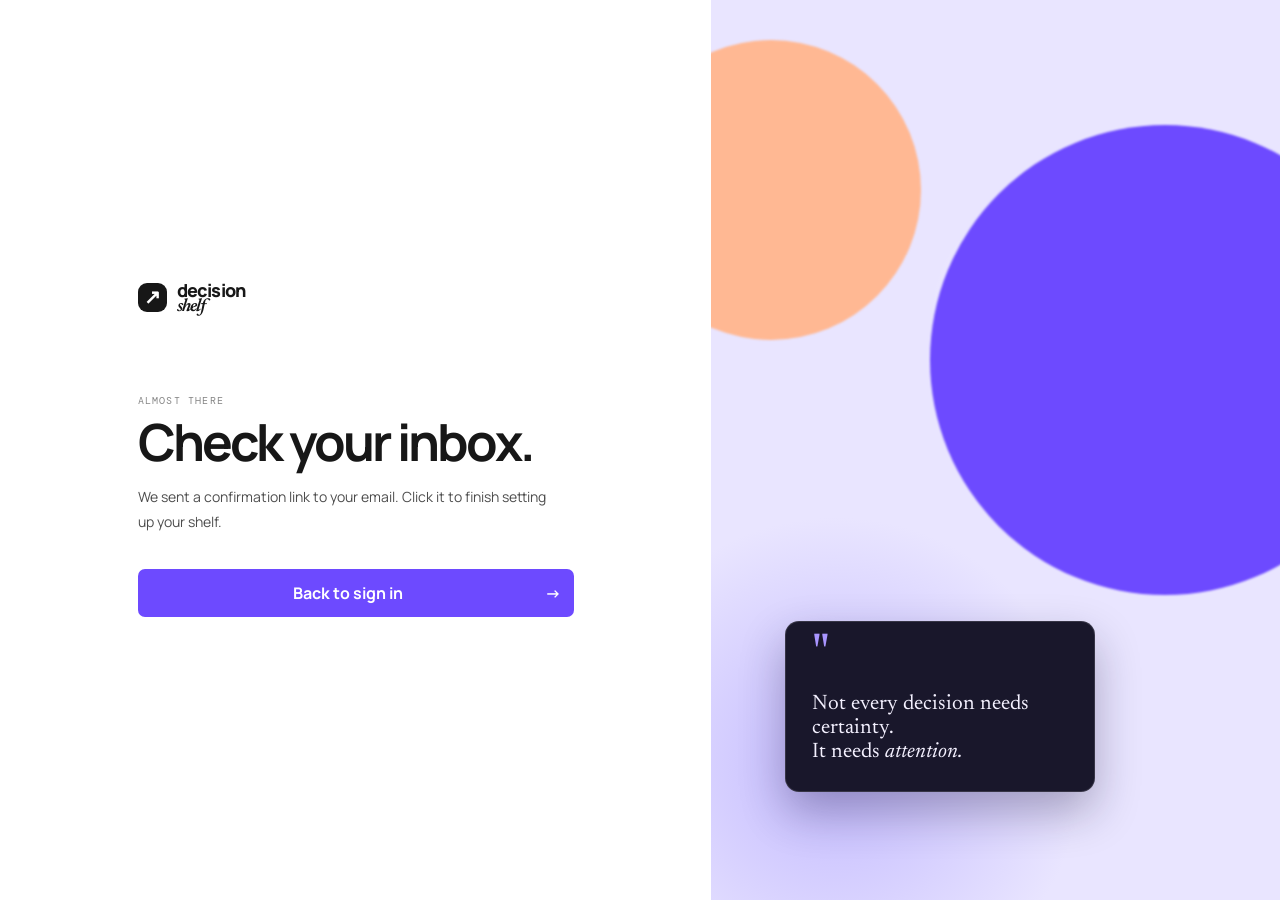
<file: check-email.html>
<!doctype html>
<html lang="en">
  <head>
    <meta charset="UTF-8" />
    <meta name="viewport" content="width=device-width, initial-scale=1.0" />
    <title>Check your inbox — Decision Shelf</title>
    <link href="https://fonts.googleapis.com/css2?family=DM+Mono:wght@400;500&family=Manrope:wght@400;500;600;700;800&family=Newsreader:opsz,wght@6..72,500;6..72,600&display=swap" rel="stylesheet" />
    <link rel="stylesheet" href="styles.css" />
  </head>
  <body>
    <section class="auth-screen">
      <div class="auth-panel">
        <a class="brand" href="index.html" aria-label="Decision Shelf"><span class="brand-mark">↗</span><span>decision<br /><em>shelf</em></span></a>
        <div class="auth-copy">
          <p class="eyebrow">Almost there</p>
          <h1>Check your inbox.</h1>
          <p id="check-email-text">We sent a confirmation link to your email. Click it to finish setting up your shelf.</p>
        </div>
        <a class="auth-submit" href="index.html" style="text-align:center; text-decoration:none; display:block;">Back to sign in <span>→</span></a>
      </div>
      <div class="auth-art">
        <div class="orb orb-one"></div><div class="orb orb-two"></div>
        <div class="quote-card"><span>"</span><p>Not every decision needs certainty.<br />It needs <em>attention.</em></p></div>
      </div>
    </section>
    <script>
      const params = new URLSearchParams(window.location.search);
      const email = params.get("email");
      if (email) {
        document.getElementById("check-email-text").textContent =
          `We sent a confirmation link to ${email}. Click it to finish setting up your shelf.`;
      }
    </script>
  </body>
</html>
</file>
<file: styles.css>
:root{--ink:#171717;--soft-ink:#4d4d4d;--muted:#858585;--paper:#fafafa;--surface:#fff;--line:#e9e9e9;--accent:#6d4aff;--accent-soft:#f0edff;--good:#3d9b65;--shadow:0 12px 35px rgba(20,20,20,.06)}*{box-sizing:border-box}body{margin:0;background:var(--paper);color:var(--ink);font-family:Manrope,Arial,sans-serif}button,input,textarea,select{font:inherit}button{cursor:pointer}.eyebrow{margin:0 0 8px;text-transform:uppercase;letter-spacing:1.2px;color:var(--muted);font:10px "DM Mono",monospace}.brand{color:var(--ink);text-decoration:none;display:flex;gap:10px;align-items:start;font-weight:800;font-size:18px;letter-spacing:-.8px;line-height:.79}.brand em,h1 em,h2 em{font-family:Newsreader,Georgia,serif;font-weight:600}.brand-mark{display:grid;place-items:center;width:29px;height:29px;border-radius:9px;background:var(--ink);color:#fff;font-size:20px;line-height:1}
.auth-screen{min-height:100vh;display:grid;grid-template-columns:minmax(440px,1fr) minmax(380px,.8fr);background:var(--surface)}.auth-panel{max-width:520px;width:100%;margin:auto;padding:56px 42px}.auth-copy{margin:80px 0 35px}.auth-copy h1{margin:0 0 17px;font-size:clamp(35px,4vw,52px);line-height:1.03;letter-spacing:-2.8px}.auth-copy>p:last-child{color:var(--soft-ink);font-size:14px;line-height:1.75;max-width:410px}.auth-form{border:1px solid var(--line);border-radius:15px;padding:8px 25px 25px;box-shadow:var(--shadow)}.auth-tabs{display:flex;border-bottom:1px solid var(--line);gap:20px;margin-bottom:20px}.auth-tab{padding:15px 2px 13px;border:0;background:transparent;color:var(--muted);font-size:12px;font-weight:700}.auth-tab.active{color:var(--ink);border-bottom:2px solid var(--accent)}.auth-note{font-size:11px;color:var(--muted);line-height:1.5;margin:16px 0}.auth-submit,.save-button{border:0;color:#fff;background:var(--ink);border-radius:7px;font-weight:700}.auth-submit{width:100%;padding:13px}.auth-submit span,.save-button span{float:right}.auth-art{position:relative;overflow:hidden;background:#e9e5ff;background-image:radial-gradient(circle at 60% 35%,#fff 0 3%,transparent 18%),radial-gradient(circle at 22% 85%,#c3baff 0,transparent 28%)}.orb{position:absolute;border-radius:50%;filter:blur(1px)}.orb-one{width:470px;height:470px;right:-120px;top:125px;background:#6d4aff}.orb-two{width:300px;height:300px;left:-90px;top:40px;background:#ffb893}.quote-card{position:absolute;width:310px;bottom:12%;left:13%;background:rgba(255,255,255,.82);backdrop-filter:blur(10px);border:1px solid rgba(255,255,255,.8);border-radius:14px;padding:26px;box-shadow:0 20px 45px rgba(74,57,137,.15)}.quote-card span{font:52px Newsreader;color:var(--accent);line-height:.4}.quote-card p{font:21px Newsreader;margin:18px 0 0;line-height:1.15}.quote-card em{font-style:italic}
.app-shell{min-height:100vh;display:grid;grid-template-columns:240px minmax(0,1fr)}.sidebar{border-right:1px solid var(--line);padding:31px 18px 22px;display:flex;flex-direction:column;position:sticky;top:0;height:100vh;background:var(--surface)}.new-button{width:100%;margin:44px 0 27px;padding:12px;border:0;border-radius:7px;background:var(--accent);color:#fff;font-weight:700;font-size:12px;box-shadow:0 5px 12px rgba(109,74,255,.2)}.new-button:hover,.save-button:hover{filter:brightness(.94)}nav{display:grid;gap:3px}.nav-link{border:0;background:transparent;color:var(--muted);text-align:left;padding:10px 8px;border-radius:7px;display:flex;gap:9px;align-items:center;font-size:12px;font-weight:600}.nav-link b{margin-left:auto;font:10px "DM Mono"}.nav-link.active,.nav-link:hover{background:var(--accent-soft);color:var(--accent)}.sidebar-foot{margin-top:auto;font-size:11px;color:var(--muted)}.sidebar-foot button,.sidebar-foot label{color:var(--muted);background:none;border:0;padding:5px 0;display:block;text-align:left;font-size:11px;cursor:pointer}.sidebar-foot p{border-top:1px solid var(--line);padding-top:15px;margin-top:11px;line-height:1.5}main{max-width:1050px;width:100%;padding:50px 64px 80px;margin:auto}.topbar{display:flex;justify-content:space-between;align-items:start}.topbar h1{margin:0;font-size:15px;font-weight:700}.header-actions{display:flex;gap:9px;align-items:center}.icon-button{border:1px solid var(--line);background:var(--surface);width:36px;height:36px;border-radius:9px;color:var(--ink)}.account-button{border:0;background:transparent;display:flex;align-items:center;gap:8px;color:var(--soft-ink);font-size:11px;font-weight:700}.account-button span{display:grid;place-items:center;width:29px;height:29px;border-radius:50%;background:var(--accent-soft);color:var(--accent)}.account-button i{font-style:normal;max-width:75px;white-space:nowrap;overflow:hidden;text-overflow:ellipsis}.intro-card{margin:58px 0 65px;background:var(--ink);border-radius:14px;padding:42px 46px;display:flex;justify-content:space-between;align-items:end;gap:40px;color:#fff;overflow:hidden;position:relative}.intro-card:after{content:"";position:absolute;width:260px;height:260px;border:45px solid var(--accent);border-radius:50%;right:-125px;top:-135px;opacity:.9}.intro-card .eyebrow{color:#bbb4ff}.intro-card h2{margin:0;font-size:clamp(29px,4vw,42px);line-height:1.08;letter-spacing:-2px;position:relative;z-index:1}.intro-card>p{max-width:240px;line-height:1.6;color:#c7c7c7;font-size:13px;margin:0 0 3px;position:relative;z-index:1}.section-heading{display:flex;justify-content:space-between;align-items:end;margin-bottom:18px}.section-heading h2{margin:0;font-size:24px;letter-spacing:-1.1px}.section-heading>span{color:var(--muted);font:10px "DM Mono"}.decision-list{display:grid;gap:10px}.decision-card{background:var(--surface);border:1px solid var(--line);border-radius:10px;padding:20px 22px;display:grid;grid-template-columns:7px 1fr auto;gap:15px;align-items:start;transition:transform .18s,box-shadow .18s}.decision-card:hover{transform:translateY(-2px);box-shadow:var(--shadow)}.status-dot{width:7px;height:7px;border-radius:50%;margin-top:7px;background:#bdbdbd}.status-dot.review{background:var(--accent)}.status-dot.good{background:var(--good)}.status-dot.mixed{background:#dc9d39}.status-dot.poor{background:#dc685e}.card-top{display:flex;gap:10px;align-items:center;flex-wrap:wrap}.decision-card h3{font-size:16px;margin:0;letter-spacing:-.45px}.tag{background:#f4f4f4;color:#646464;border-radius:50px;font:10px "DM Mono";padding:4px 7px}.decision-card p{margin:9px 0 0;color:var(--muted);font-size:12px;line-height:1.6;max-width:600px}.card-meta{color:var(--muted);font:10px "DM Mono";text-align:right;white-space:nowrap}.review-button{margin-top:11px;border:0;background:var(--accent);color:#fff;border-radius:5px;padding:7px 10px;font-size:10px;font-weight:700}.reflection{border-left:2px solid var(--accent);padding-left:11px}.empty-state{border:1px dashed var(--line);border-radius:10px;text-align:center;padding:70px 25px;color:var(--muted)}.empty-state span{font-size:27px;color:var(--accent)}.empty-state h2{color:var(--ink);margin:12px 0 5px;font-size:23px}.empty-state p{margin:0 auto 19px;max-width:350px;line-height:1.5;font-size:13px}.text-button{border:0;background:none;color:var(--accent);font-weight:700;font-size:12px}
dialog{border:0;padding:0;background:transparent;max-width:560px;width:calc(100% - 32px)}dialog::backdrop{background:rgba(0,0,0,.52);backdrop-filter:blur(3px)}dialog form{padding:30px;background:var(--surface);box-shadow:var(--shadow);border-radius:14px}.dialog-header{display:flex;justify-content:space-between;margin-bottom:25px}.dialog-header h2{margin:0;font-size:26px;letter-spacing:-1px}.close-button{border:0;background:none;font-size:29px;line-height:.7;color:var(--muted)}.form-row{display:grid;grid-template-columns:1fr 1fr;gap:14px}.save-button{width:100%;padding:13px;margin-top:25px;background:var(--accent)}
body.dark{--ink:#f6f6f6;--soft-ink:#b7b7b7;--muted:#898989;--paper:#050505;--surface:#101010;--line:#262626;--accent:#9b83ff;--accent-soft:#211b39;--shadow:0 14px 40px rgba(0,0,0,.35)}body.dark .intro-card{background:#141414}body.dark .tag{background:#202020;color:#b9b9b9}body.dark input,body.dark textarea,body.dark select{background:#111;color:var(--ink)}body.dark .auth-screen{background:#080808}body.dark .auth-art{background:#17132a}.auth-screen[hidden],.app-shell[hidden]{display:none}
@media(max-width:760px){.auth-screen{display:block}.auth-art{display:none}.auth-panel{padding:28px 20px}.auth-copy{margin:55px 0 30px}.app-shell{display:block}.sidebar{height:auto;position:static;padding:20px;border-right:0;border-bottom:1px solid var(--line)}.new-button{margin:25px 0 12px}nav{grid-template-columns:1fr 1fr}.sidebar-foot{display:none}main{padding:35px 20px 60px}.intro-card{margin:38px 0 45px;padding:30px;display:block}.intro-card>p{margin-top:25px}.decision-card{grid-template-columns:7px 1fr}.card-meta{grid-column:2;text-align:left}.form-row{grid-template-columns:1fr;gap:0}.account-button i{display:none}}

/* Form system: explicit styles prevent browser defaults from breaking the layout. */
label{display:grid;gap:7px;margin-top:16px;font-size:12px;font-weight:700;color:var(--soft-ink)}
input,textarea,select{display:block;width:100%;border:1px solid var(--line);border-radius:8px;background:var(--surface);color:var(--ink);padding:12px 13px;outline:none;font-size:13px;font-weight:500;line-height:1.35;transition:border-color .15s,box-shadow .15s,background .15s}
input::placeholder,textarea::placeholder{color:#9b9b9b;opacity:1}textarea{min-height:94px;resize:vertical}input:focus,textarea:focus,select:focus{border-color:var(--accent);box-shadow:0 0 0 3px var(--accent-soft)}
.quote-card{background:#19172b;color:#f4f1ff;border-color:rgba(255,255,255,.13);box-shadow:0 20px 45px rgba(20,12,54,.3)}.quote-card span{color:#a995ff}
dialog{max-width:620px}dialog::backdrop{background:rgba(0,0,0,.7);backdrop-filter:blur(5px)}dialog form{padding:34px;border:1px solid var(--line);border-radius:16px;box-shadow:0 24px 70px rgba(0,0,0,.28)}dialog .dialog-header{margin-bottom:8px}dialog label{margin-top:20px}dialog textarea{min-height:82px}.save-button{padding:14px;margin-top:28px}
body.dark{--soft-ink:#c2c2c2;--line:#303030}body.dark input,body.dark textarea,body.dark select{background:#181818;color:var(--ink);border-color:#383838}body.dark input::placeholder,body.dark textarea::placeholder{color:#777}
[hidden]{display:none!important}dialog,dialog form{color:var(--ink)}dialog h2{color:var(--ink)}dialog .eyebrow{color:#aaa}.empty-state h2{margin-top:0}
.auth-submit{background:var(--accent);color:#fff}
.field-error {
  color: #e5484d;
  font-size: 12px;
  margin: 6px 0 0 0;
  line-height: 1.4;
  display: block;
}
.field-error[hidden] { display: none; }
.auth-panel-top{display:flex;justify-content:space-between;align-items:flex-start;gap:12px}
.auth-panel-top .icon-button{flex-shrink:0}
</file>
